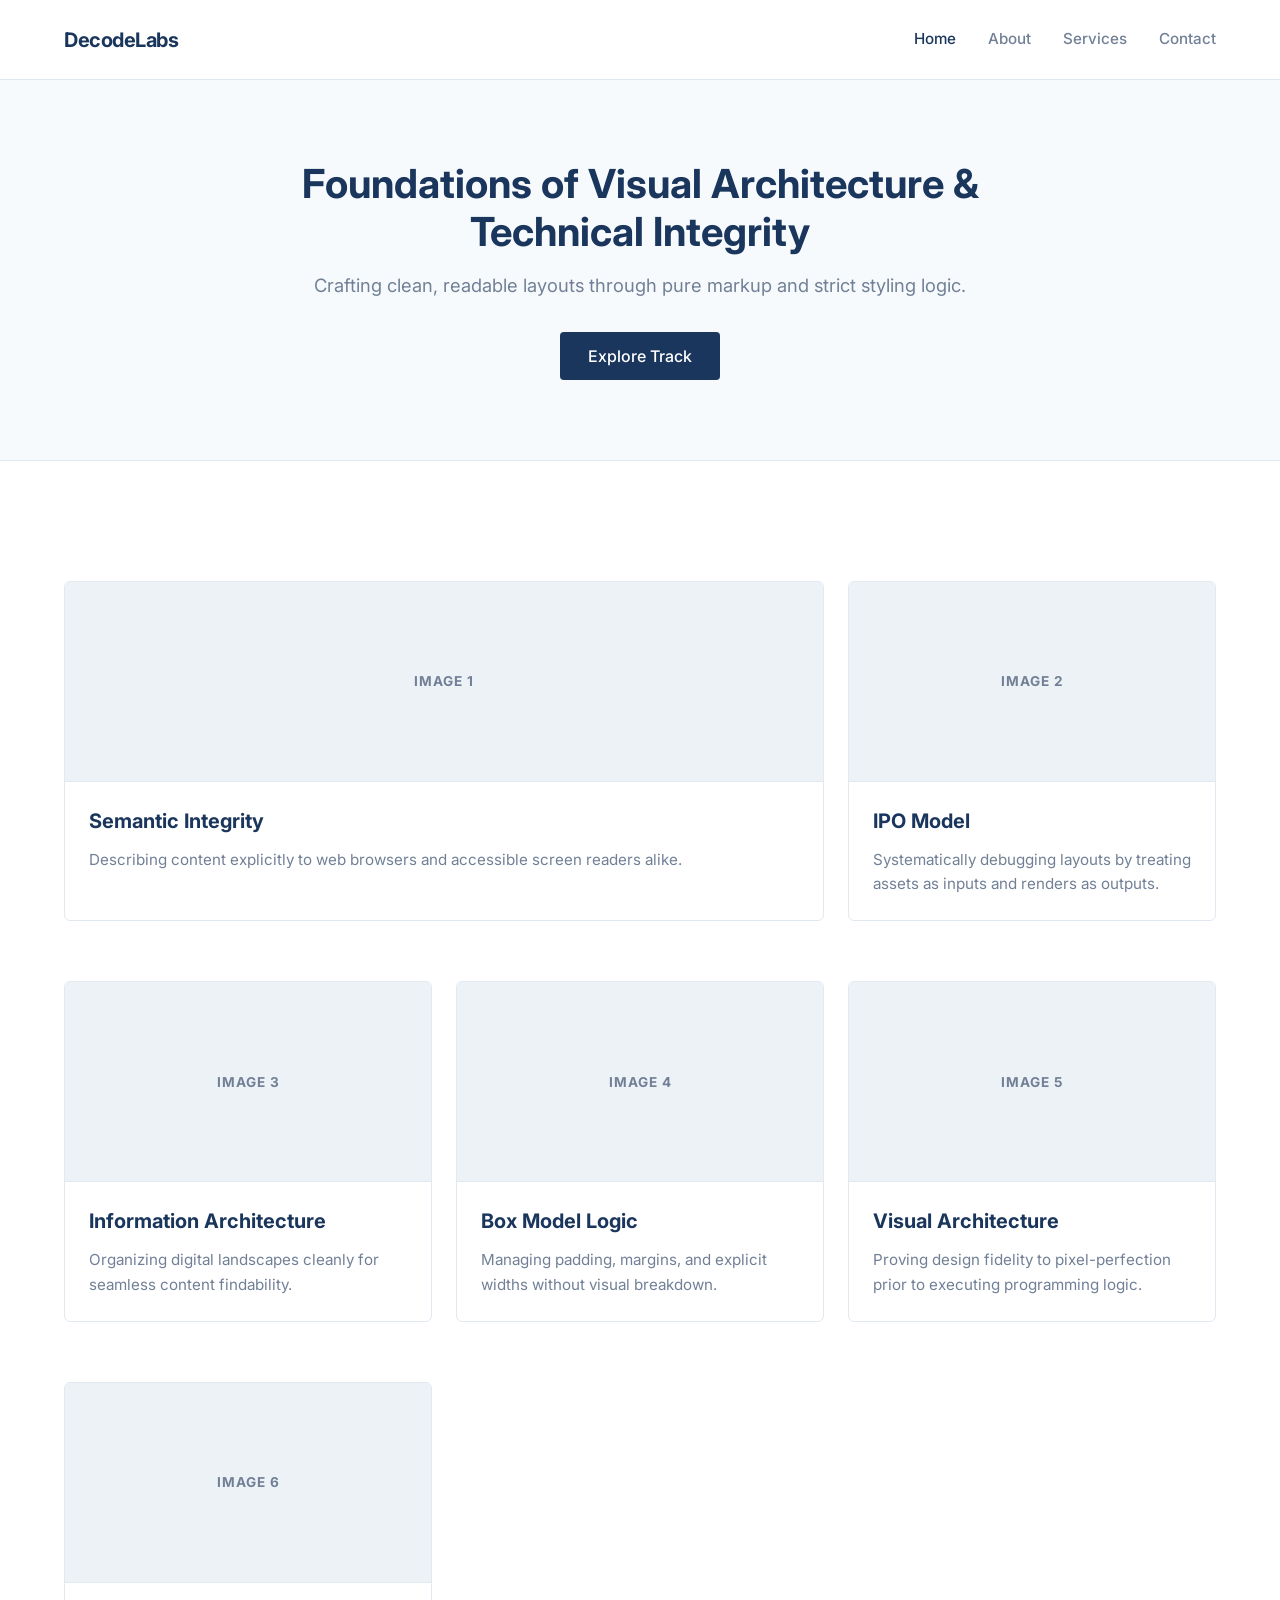
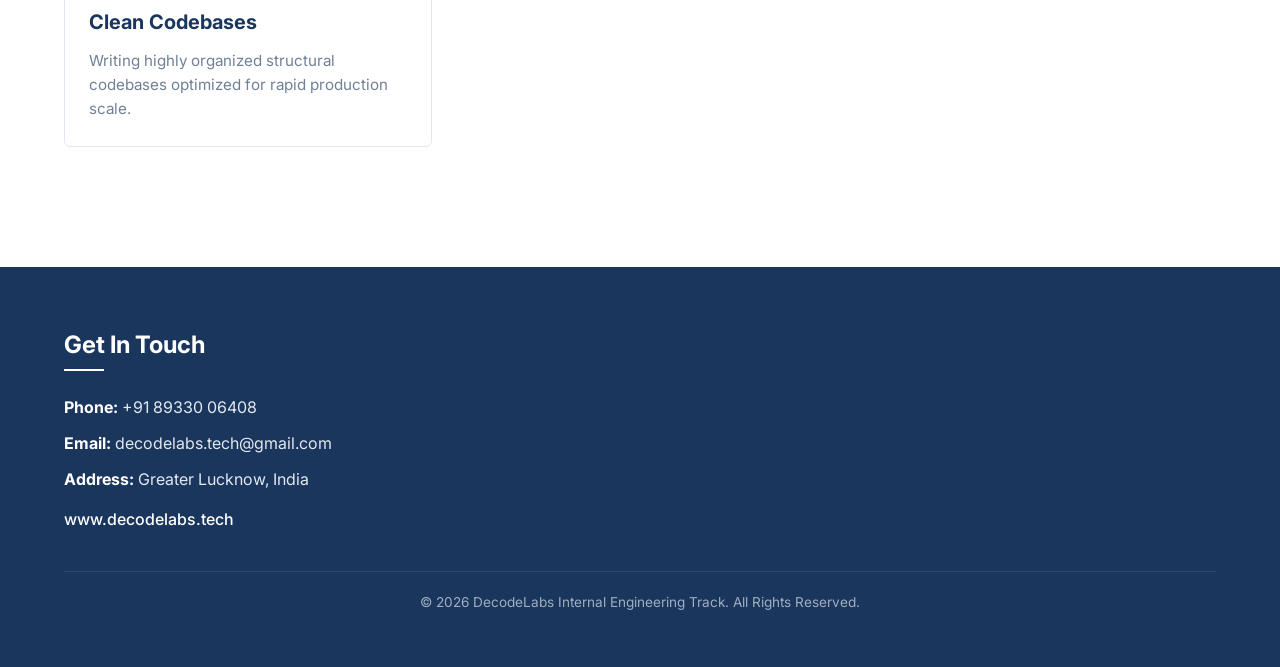
<file: Project (1)/Static webpage design/index.htm>
<!DOCTYPE html>
<html lang="en">
<head>
    <meta charset="UTF-8">
    <meta name="viewport" content="width=device-width, initial-scale=1.0">
    <title>DecodeLabs - Static Webpage Foundation</title>
    <link rel="stylesheet" href="style.css">
    <link rel="preconnect" href="https://fonts.googleapis.com">
    <link rel="preconnect" href="https://fonts.gstatic.com" crossorigin>
    <link href="https://fonts.googleapis.com/css2?family=Inter:wght@400;500;700&display=swap" rel="stylesheet">
</head>
<body>

    <header class="header-nav-01">
        <div class="header-container">
            <div class="logo-container">
                <span class="brand-logo">DecodeLabs</span>
            </div>
            <nav class="main-navigation">
                <a href="#" class="nav-link active">Home</a>
                <a href="#about-section" class="nav-link">About</a>
                <a href="#content-section" class="nav-link">Services</a>
                <a href="#footer-section" class="nav-link">Contact</a>
            </nav>
        </div>
    </header>

    <main>
        
        <section id="about-section" class="hero-container">
            <div class="hero-content">
                <h1 class="main-headline">Foundations of Visual Architecture & Technical Integrity</h1>
                <p class="hero-subtext">Crafting clean, readable layouts through pure markup and strict styling logic.</p>
                <a href="#content-section" class="call-to-action">Explore Track</a>
            </div>
        </section>

        <section id="content-section" class="content-modules-section">
            <div class="content-grid-container">
                
                <article class="grid-module wide-module">
                    <div class="module-image-placeholder">
                        <span class="image-label">IMAGE 1</span>
                    </div>
                    <div class="module-text-block">
                        <h3>Semantic Integrity</h3>
                        <p>Describing content explicitly to web browsers and accessible screen readers alike.</p>
                    </div>
                </article>

                <article class="grid-module">
                    <div class="module-image-placeholder">
                        <span class="image-label">IMAGE 2</span>
                    </div>
                    <div class="module-text-block">
                        <h3>IPO Model</h3>
                        <p>Systematically debugging layouts by treating assets as inputs and renders as outputs.</p>
                    </div>
                </article>

                <article class="grid-module">
                    <div class="module-image-placeholder">
                        <span class="image-label">IMAGE 3</span>
                    </div>
                    <div class="module-text-block">
                        <h3>Information Architecture</h3>
                        <p>Organizing digital landscapes cleanly for seamless content findability.</p>
                    </div>
                </article>

                <article class="grid-module">
                    <div class="module-image-placeholder">
                        <span class="image-label">IMAGE 4</span>
                    </div>
                    <div class="module-text-block">
                        <h3>Box Model Logic</h3>
                        <p>Managing padding, margins, and explicit widths without visual breakdown.</p>
                    </div>
                </article>

                <article class="grid-module">
                    <div class="module-image-placeholder">
                        <span class="image-label">IMAGE 5</span>
                    </div>
                    <div class="module-text-block">
                        <h3>Visual Architecture</h3>
                        <p>Proving design fidelity to pixel-perfection prior to executing programming logic.</p>
                    </div>
                </article>

                <article class="grid-module">
                    <div class="module-image-placeholder">
                        <span class="image-label">IMAGE 6</span>
                    </div>
                    <div class="module-text-block">
                        <h3>Clean Codebases</h3>
                        <p>Writing highly organized structural codebases optimized for rapid production scale.</p>
                    </div>
                </article>

            </div>
        </section>

    </main>

    <footer id="footer-section" class="drafting-blue-footer">
        <div class="footer-container">
            <div class="contact-info-block">
                <h3>Get In Touch</h3>
                <p><strong>Phone:</strong> +91 89330 06408</p>
                <p><strong>Email:</strong> decodelabs.tech@gmail.com</p>
                <p><strong>Address:</strong> Greater Lucknow, India</p>
                <p class="web-url">www.decodelabs.tech</p>
            </div>
            <div class="footer-bottom">
                <p>&copy; 2026 DecodeLabs Internal Engineering Track. All Rights Reserved.</p>
            </div>
        </div>
    </footer>

</body>
</html>
</file>
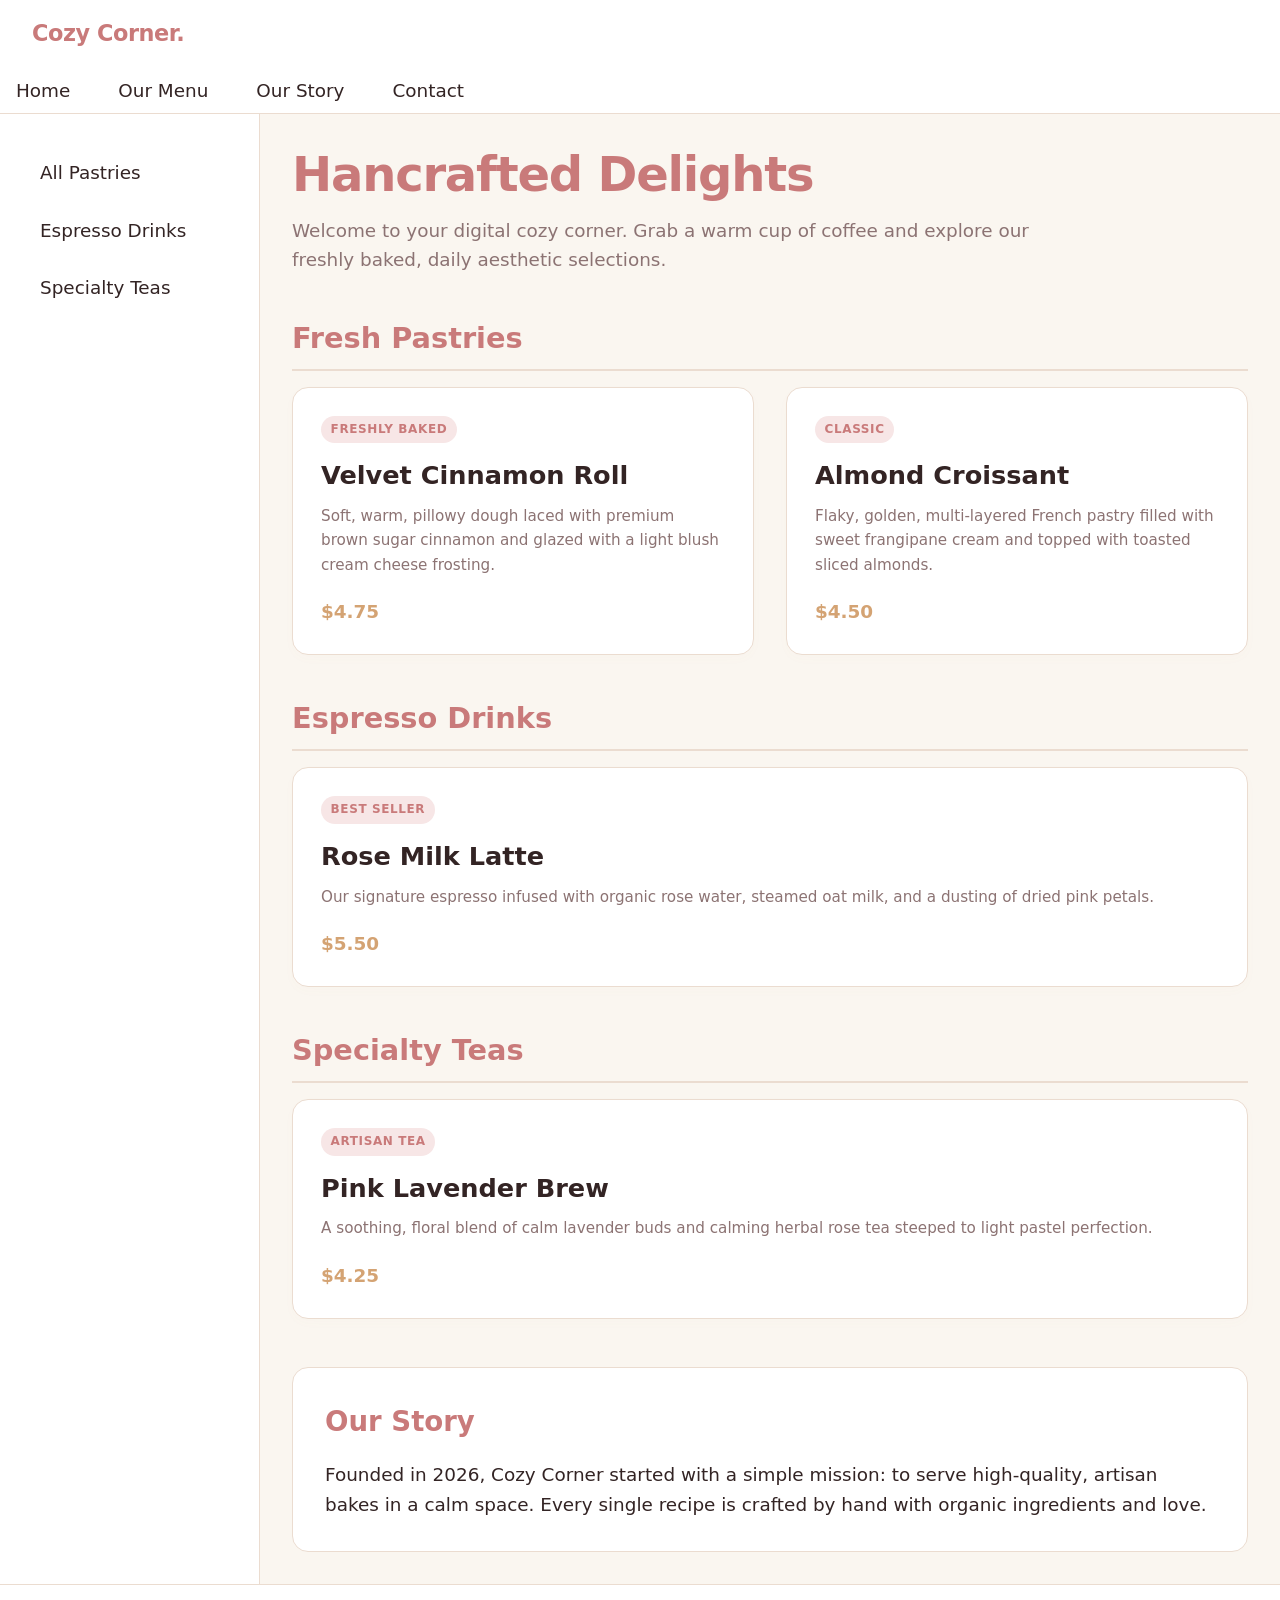
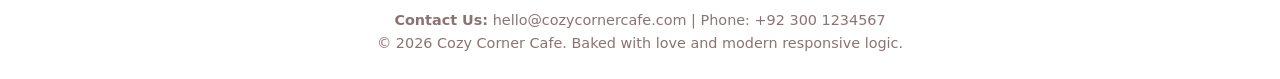
<file: Project(2)/Responsive Web Layout/index.html>
<!DOCTYPE html>
<html lang="en">
<head>
    <meta charset="UTF-8">
    <meta name="viewport" content="width=device-width, initial-scale=1.0">
    <title>Cozy Corner - Aesthetic Cafe & Bakery</title>
    <link rel="stylesheet" href="style.css">
</head>
<body>

    <a href="#main-content" class="skip-link">Skip to main content</a>

    <!-- Overarching Layout Header Setup -->
    <header class="app-header">
        <div class="header-container">
            <span class="logo">Cozy Corner.</span>
            
            <button class="menu-toggle" popovertarget="nav-menu" aria-label="Toggle Navigation Menu">
                <span class="hamburger-icon" aria-hidden="true"></span>
            </button>
        </div>

        <!-- Popover-driven Navigation Component -->
        <nav id="nav-menu" popover role="navigation" aria-label="Main Navigation">
            <ul class="nav-list">
                <li><a href="#hero-section" class="nav-link">Home</a></li>
                <li><a href="#menu-section" class="nav-link">Our Menu</a></li>
                <li><a href="#story-section" class="nav-link">Our Story</a></li>
                <li><a href="#footer-section" class="nav-link">Contact</a></li>
            </ul>
        </nav>
    </header>

    <div class="app-layout-wrapper">
        <!-- Sidebar Navigation: Now pointing to actual section IDs -->
        <aside class="app-sidebar">
            <nav class="sidebar-nav" aria-label="Menu Categories">
                <ul class="sidebar-list">
                    <li><a href="#pastries" class="sidebar-link">All Pastries</a></li>
                    <li><a href="#espresso" class="sidebar-link">Espresso Drinks</a></li>
                    <li><a href="#teas" class="sidebar-link">Specialty Teas</a></li>
                </ul>
            </nav>
        </aside>

        <!-- Main Content Area -->
        <main id="main-content" class="app-main">
            <header id="hero-section" class="content-hero">
                <h1>Hancrafted Delights</h1>
                <p>Welcome to your digital cozy corner. Grab a warm cup of coffee and explore our freshly baked, daily aesthetic selections.</p>
            </header>

            <!-- Menu Section containing all categories -->
            <div id="menu-section">
                
                <!-- Category 1: Pastries -->
                <h2 id="pastries" class="category-heading">Fresh Pastries</h2>
                <section class="card-grid" aria-label="Pastries Menu">
                    <article class="data-card">
                        <div class="card-badge">Freshly Baked</div>
                        <h3>Velvet Cinnamon Roll</h3>
                        <p>Soft, warm, pillowy dough laced with premium brown sugar cinnamon and glazed with a light blush cream cheese frosting.</p>
                        <span class="item-price">$4.75</span>
                    </article>

                    <article class="data-card">
                        <div class="card-badge">Classic</div>
                        <h3>Almond Croissant</h3>
                        <p>Flaky, golden, multi-layered French pastry filled with sweet frangipane cream and topped with toasted sliced almonds.</p>
                        <span class="item-price">$4.50</span>
                    </article>
                </section>

                <!-- Category 2: Espresso -->
                <h2 id="espresso" class="category-heading">Espresso Drinks</h2>
                <section class="card-grid" aria-label="Espresso Menu">
                    <article class="data-card">
                        <div class="card-badge">Best Seller</div>
                        <h3>Rose Milk Latte</h3>
                        <p>Our signature espresso infused with organic rose water, steamed oat milk, and a dusting of dried pink petals.</p>
                        <span class="item-price">$5.50</span>
                    </article>
                </section>

                <!-- Category 3: Specialty Teas -->
                <h2 id="teas" class="category-heading">Specialty Teas</h2>
                <section class="card-grid" aria-label="Teas Menu">
                    <article class="data-card">
                        <div class="card-badge">Artisan Tea</div>
                        <h3>Pink Lavender Brew</h3>
                        <p>A soothing, floral blend of calm lavender buds and calming herbal rose tea steeped to light pastel perfection.</p>
                        <span class="item-price">$4.25</span>
                    </article>
                </section>
            </div>

            <!-- Our Story Section -->
            <section id="story-section" class="about-story">
                <h2>Our Story</h2>
                <p>Founded in 2026, Cozy Corner started with a simple mission: to serve high-quality, artisan bakes in a calm space. Every single recipe is crafted by hand with organic ingredients and love.</p>
            </section>
        </main>
    </div>

    <footer id="footer-section" class="app-footer">
        <p><strong>Contact Us:</strong> hello@cozycornercafe.com | Phone: +92 300 1234567</p>
        <p>&copy; 2026 Cozy Corner Cafe. Baked with love and modern responsive logic.</p>
    </footer>

</body>
</html>
</file>
<file: Project (1)/Static webpage design/style.css>
html{
    scroll-behavior: smooth;
}
/* ==========================================================================
   RESET & SYSTEM VARIABLE CONFIGURATIONS
   ========================================================================== */
* {
    margin: 0;
    padding: 0;
    box-sizing: border-box;
}

:root {
    --primary-font: 'Inter', sans-serif;
    --drafting-blue: #1A365D;
    --hero-bg: #F7FAFC;
    --text-main: #2D3748;
    --text-muted: #718096;
    --border-color: #E2E8F0;
    --accent-color: #3182CE;
    --white: #FFFFFF;
}

body {
    font-family: var(--primary-font);
    color: var(--text-main);
    background-color: var(--white);
    line-height: 1.5;
    -webkit-font-smoothing: antialiased;
}

/* ==========================================================================
   HEADER COMPONENT (HEADER_NAV_01)
   ========================================================================== */
.header-nav-01 {
    height: 80px;              /* Explicit Blueprint Height Requirement */
    width: 100%;               /* Spans full screen width */
    border-bottom: 1px solid var(--border-color);
    position: fixed;
    top: 0;
    left: 0;
    background-color: var(--white);
    z-index: 1000;
}

.header-container {
    max-width: 1200px;         /* Standard Content Width Alignment */
    height: 100%;
    margin: 0 auto;
    padding: 0 24px;
    display: flex;
    justify-content: space-between;
    align-items: center;
}

.brand-logo {
    font-size: 1.25rem;
    font-weight: 700;
    color: var(--drafting-blue);
    letter-spacing: -0.5px;
}

.main-navigation {
    display: flex;
    gap: 32px;
}

.nav-link {
    text-decoration: none;
    color: var(--text-muted);
    font-weight: 500;
    font-size: 0.95rem;
    transition: color 0.2s ease;
}

.nav-link:hover, .nav-link.active {
    color: var(--drafting-blue);
}

/* ==========================================================================
   HERO SECTION (.here-container)
   ========================================================================== */
.hero-container {
    min-height: 50vh;          /* Optimized vertical scale for a readable visual flow */
    background-color: var(--hero-bg);
    padding: 160px 24px 80px 24px; /* Accounting for fixed 80px navbar */
    display: flex;
    justify-content: center;
    align-items: center;
    text-align: center;
    border-bottom: 1px solid var(--border-color);
}

.hero-content {
    max-width: 800px;
}

.main-headline {
    font-size: 2.5rem;
    font-weight: 700;
    color: var(--drafting-blue);
    line-height: 1.2;
    margin-bottom: 16px;
}

.hero-subtext {
    font-size: 1.15rem;
    color: var(--text-muted);
    margin-bottom: 32px;
}

.call-to-action {
    display: inline-block;
    text-decoration: none;
    background-color: var(--drafting-blue);
    color: var(--white);
    padding: 12px 28px;
    font-weight: 500;
    border-radius: 4px;
    transition: background-color 0.2s ease;
}

.call-to-action:hover {
    background-color: var(--accent-color);
}

/* ==========================================================================
   CONTENT GRID CONFIGURATION (.hont-cooles / Grid Engine)
   ========================================================================== */
.content-modules-section {
    padding: 120px 0;          /* Blueprint Padding Spec: 120px 0 */
    background-color: var(--white);
}

.content-grid-container {
    max-width: 1200px;         /* Blueprint Content Width: 1200px */
    margin: 0 auto;
    padding: 0 24px;
    
    /* 12-Column Layout Engine Setup */
    display: grid;
    grid-template-columns: repeat(12, 1fr); 
    column-gap: 24px;          /* Blueprint Gutter: 24px */
    row-gap: 60px;             /* Blueprint Row Margin: 60px */
}

/* Responsive Structural Modules mapping explicitly to the 12-column grid layout */
.grid-module {
    grid-column: span 4;       /* 3 Modules per row standard configuration (3x4 = 12 columns) */
    border: 1px solid var(--border-color);
    border-radius: 6px;
    overflow: hidden;
    background-color: var(--white);
    display: flex;
    flex-direction: column;
}

/* Layout variation to simulate grid flexibility mapping layout requirements */
.grid-module.wide-module {
    grid-column: span 8;       /* Spans across two-thirds of the standard block sequence */
}

.module-image-placeholder {
    height: 200px;
    background-color: #EDF2F7;
    display: flex;
    justify-content: center;
    align-items: center;
    color: var(--text-muted);
    font-weight: 700;
    letter-spacing: 1px;
    font-size: 0.85rem;
    border-bottom: 1px solid var(--border-color);
}

.module-text-block {
    padding: 24px;
    flex-grow: 1;
}

.module-text-block h3 {
    font-size: 1.25rem;
    color: var(--drafting-blue);
    margin-bottom: 12px;
}

.module-text-block p {
    font-size: 0.95rem;
    color: var(--text-muted);
    line-height: 1.6;
}

/* ==========================================================================
   FOOTER ENGINE (drafting-blue-footer)
   ========================================================================== */
.drafting-blue-footer {
    background-color: var(--drafting-blue); /* Theme mapping: Drafting Blue */
    color: var(--white);
    min-height: 400px;         /* Blueprint Height Requirement: 400px */
    padding: 60px 0 20px 0;
    display: flex;
    flex-direction: column;
    justify-content: space-between;
}

.footer-container {
    max-width: 1200px;
    margin: 0 auto;
    width: 100%;
    padding: 0 24px;
}

.contact-info-block {
    max-width: 400px;          /* Clean encapsulation within the footer infrastructure */
}

.contact-info-block h3 {
    font-size: 1.5rem;
    margin-bottom: 24px;
    position: relative;
    padding-bottom: 8px;
}

.contact-info-block h3::after {
    content: '';
    position: absolute;
    left: 0;
    bottom: 0;
    width: 40px;
    height: 20px;
    border-bottom: 2px solid var(--white);
}

.contact-info-block p {
    font-size: 1rem;
    margin-bottom: 12px;
    color: #E2E8F0;
}

.contact-info-block strong {
    color: var(--white);
}

.contact-info-block .web-url {
    margin-top: 16px;
    color: var(--white);
    font-weight: 500;
}

.footer-bottom {
    border-top: 1px solid rgba(255, 255, 255, 0.1);
    padding-top: 20px;
    margin-top: 40px;
    text-align: center;
    font-size: 0.85rem;
    color: #A0AEC0;
}

/* ==========================================================================
   RESPONSIVE DESIGN CORRECTIONS (Media Queries)
   ========================================================================== */
@media (max-width: 1024px) {
    .grid-module, .grid-module.wide-module {
        grid-column: span 6;   /* Adapts uniformly to smaller viewports */
    }
}

@media (max-width: 768px) {
    .grid-module, .grid-module.wide-module {
        grid-column: span 12;  /* Stacks content elegantly in singular columns */
    }
    
    .main-headline {
        font-size: 2rem;
    }
    
    .header-container {
        flex-direction: column;
        justify-content: center;
        gap: 12px;
        padding: 12px 0;
    }
    
    .header-nav-01 {
        height: auto;          /* Overriding explicit values gracefully on mobile viewports */
    }
    
    .hero-container {
        padding-top: 180px;
    }
}
</file>
<file: Project(2)/Responsive Web Layout/style.css>
*, *::before, *::after {
    box-sizing: border-box;
    margin: 0;
    padding: 0;
}
:root {
    --bg-primary: #faf6f0;    
    --bg-surface: #ffffff;      
    --border-color: #ebdcd0;     
    --text-main: #332424;        
    --text-muted: #8c7373;    
    --primary-color: #c97a7a;   
    --primary-light: #f7e6e6;   
    --secondary-tan: #d4a373;   
    --secondary-light: #faedcd; 
    
    /* Fluid Sizing Systems */
    --font-size-base: clamp(0.95rem, 1vw + 0.5rem, 1.15rem);
    --font-size-h1: clamp(1.75rem, 3.5vw + 1rem, 3rem);
    --font-size-h3: clamp(1.2rem, 1.5vw + 0.8rem, 1.6rem);
    --spacing-fluid: clamp(1rem, 2.5vw, 2.5rem);
}

body {
    font-family: system-ui, -apple-system, BlinkMacSystemFont, 'Segoe UI', Roboto, sans-serif;
    background-color: var(--bg-primary);
    color: var(--text-main);
    font-size: var(--font-size-base);
    line-height: 1.6;
    min-height: 100vh;
    display: flex;
    flex-direction: column;
}

/* Accessibility Keyboard Focus Path */
.skip-link {
    position: absolute;
    top: -100px;
    left: 10px;
    background: var(--primary-color);
    color: white;
    padding: 0.75rem 1.5rem;
    z-index: 9999;
    text-decoration: none;
    border-radius: 4px;
}
.skip-link:focus {
    top: 10px;
}

/* 1. HEADER */
.app-header {
    background-color: var(--bg-surface);
    border-bottom: 1px solid var(--border-color);
    position: sticky;
    top: 0;
    z-index: 1000;
}

.header-container {
    display: flex;
    justify-content: space-between;
    align-items: center;
    padding: 1rem var(--spacing-fluid);
    max-width: 1400px;
    margin: 0 auto;
}

.logo {
    font-weight: 700;
    font-size: 1.4rem;
    color: var(--primary-color);
    letter-spacing: -0.02em;
}
.menu-toggle {
    display: flex;
    align-items: center;
    justify-content: center;
    width: 44px;
    height: 44px;
    background: none;
    border: 1px solid var(--border-color);
    border-radius: 8px;
    cursor: pointer;
}
.menu-toggle:hover {
    background-color: var(--secondary-light);
}

.hamburger-icon, .hamburger-icon::before, .hamburger-icon::after {
    display: block;
    width: 20px;
    height: 2px;
    background-color: var(--secondary-tan);
    position: relative;
    transition: transform 0.2s ease;
}
.hamburger-icon::before, .hamburger-icon::after {
    content: '';
    position: absolute;
    left: 0;
}
.hamburger-icon::before { top: -6px; }
.hamburger-icon::after { top: 6px; }

/* Popover Navigation Layer Setup (No JS Needed) */
#nav-menu[popover] {
    border: none;
    background: var(--bg-surface);
    width: 280px;
    height: 100vh;
    max-height: 100vh;
    margin-left: auto; 
    padding: 2rem 1.5rem;
    box-shadow: -4px 0 25px rgba(212, 163, 115, 0.08);
    
    transition: transform 0.3s ease, display 0.3s ease allow-discrete, overlay 0.3s ease allow-discrete;
    transform: translateX(100%);
}

#nav-menu[popover]:popover-open {
    transform: translateX(0);
}

/* Modern backdrop overlay background stylization */
#nav-menu[popover]::backdrop {
    background-color: rgba(51, 36, 36, 0.25);
    backdrop-filter: blur(4px);
    opacity: 0;
    transition: opacity 0.3s ease, display 0.3s ease allow-discrete;
}
#nav-menu[popover]:popover-open::backdrop {
    opacity: 1;
}

.nav-list {
    display: flex;
    flex-direction: column;
    gap: 0.5rem;
    list-style: none;
}

.nav-link {
    display: flex;
    align-items: center;
    min-height: 44px; 
    padding: 0.5rem 1rem;
    color: var(--text-main);
    text-decoration: none;
    border-radius: 6px;
    transition: background-color 0.2s;
}
.nav-link:hover, .nav-link:focus {
    background-color: var(--secondary-light);
    color: var(--secondary-tan);
}

@starting-style {
    #nav-menu[popover]:popover-open {
        transform: translateX(100%);
    }
    #nav-menu[popover]:popover-open::backdrop {
        opacity: 0;
    }
}

/* ==========================================================================
   2. MOBILE-FIRST CONTENT SCAFFOLDING ARCHITECTURE
   ========================================================================== */
.app-layout-wrapper {
    flex: 1;
    display: flex;
    flex-direction: column;
    width: 100%;
}

.app-sidebar {
    display: none;
    background-color: var(--bg-surface);
    border-right: 1px solid var(--border-color);
    padding: 2rem 1.5rem;
}

.app-main {
    flex: 1;
    padding: var(--spacing-fluid);
    max-width: 1400px;
    width: 100%;
    margin: 0 auto;
}

.content-hero {
    margin-bottom: var(--spacing-fluid);
}

.content-hero h1 {
    font-size: var(--font-size-h1);
    font-weight: 800;
    letter-spacing: -0.025em;
    line-height: 1.2;
    color: var(--primary-color); /* Dusty Rose main title */
    margin-bottom: 0.75rem;
}

.content-hero p {
    color: var(--text-muted);
    max-width: 65ch; 
}

/* CSS Grid Macro Rules for Menu Listings */
.card-grid {
    display: grid;
    grid-template-columns: repeat(auto-fit, minmax(260px, 1fr));
    gap: var(--spacing-fluid);
}

.data-card {
    background-color: var(--bg-surface);
    border: 1px solid var(--border-color);
    border-radius: 16px;
    padding: 1.75rem;
    box-shadow: 0 4px 12px rgba(212, 163, 115, 0.02);
    display: flex;
    flex-direction: column; /* Inside component elements align via Flexbox */
    position: relative;
    transition: transform 0.2s ease, box-shadow 0.2s ease;
}
.data-card:hover {
    transform: translateY(-4px);
    box-shadow: 0 6px 20px rgba(212, 163, 115, 0.08);
    border-color: var(--secondary-tan);
}

.card-badge {
    align-self: flex-start;
    background-color: var(--primary-light);
    color: var(--primary-color);
    font-size: 0.75rem;
    font-weight: 600;
    padding: 0.25rem 0.6rem;
    border-radius: 20px;
    margin-bottom: 0.75rem;
    text-transform: uppercase;
    letter-spacing: 0.05em;
}

.data-card h3 {
    font-size: var(--font-size-h3);
    margin-bottom: 0.5rem;
    font-weight: 600;
    color: var(--text-main); 
}

.data-card p {
    color: var(--text-muted);
    font-size: 0.95rem;
    margin-bottom: 1.25rem;
    flex-grow: 1; /* Pushes the price cleanly to the bottom */
}

.item-price {
    font-weight: 700;
    color: var(--secondary-tan); /* Tan color for prices */
    font-size: 1.15rem;
}

.app-footer {
    background-color: var(--bg-surface);
    border-top: 1px solid var(--border-color);
    padding: 1.5rem;
    text-align: center;
    font-size: 0.9rem;
    color: var(--text-muted);
}

/* ==========================================================================
   3. PROGRESSIVE MEDIA QUERY ENHANCEMENTS (Tablet & Desktop Scales)
   ========================================================================== */
@media (min-width: 768px) {
    .app-layout-wrapper {
        flex-direction: row;
    }

    .app-sidebar {
        display: block;
        width: 260px;
        flex-shrink: 0;
    }

    .menu-toggle {
        display: none;
    }

    #nav-menu[popover] {
        position: static;
        display: block;
        width: auto;
        height: auto;
        padding: 0;
        background: none;
        box-shadow: none;
        transform: none;
    }

    .nav-list {
        flex-direction: row;
        gap: 1rem;
    }

    .sidebar-list {
        display: flex;
        flex-direction: column;
        gap: 0.25rem;
        list-style: none;
    }

    .sidebar-link {
        display: flex;
        align-items: center;
        min-height: 44px; 
        padding: 0.75rem 1rem;
        color: var(--text-main);
        text-decoration: none;
        border-radius: 8px;
        font-weight: 500;
        transition: all 0.2s;
    }

    .sidebar-link:hover, .sidebar-link:focus {
        background-color: var(--primary-light);
        color: var(--primary-color);
    }

    .sidebar-link.active {
        background-color: var(--primary-light);
        color: var(--primary-color);
        font-weight: 600;
    }
}
html {
    scroll-behavior: smooth;
    scroll-padding-top: 90px; /* Prevents the sticky header from blocking the section title */
}

/* Style for our new category headings */
.category-heading {
    color: var(--primary-color);
    font-size: clamp(1.3rem, 2vw + 0.5rem, 1.8rem);
    margin: 2.5rem 0 1rem 0;
    border-bottom: 2px solid var(--border-color);
    padding-bottom: 0.5rem;
}

/* Style for our new story block */
.about-story {
    background-color: var(--bg-surface);
    border: 1px solid var(--border-color);
    border-radius: 16px;
    padding: var(--spacing-fluid);
    margin-top: 3rem;
}
.about-story h2 {
    color: var(--primary-color);
    margin-bottom: 1rem;
}
</file>
